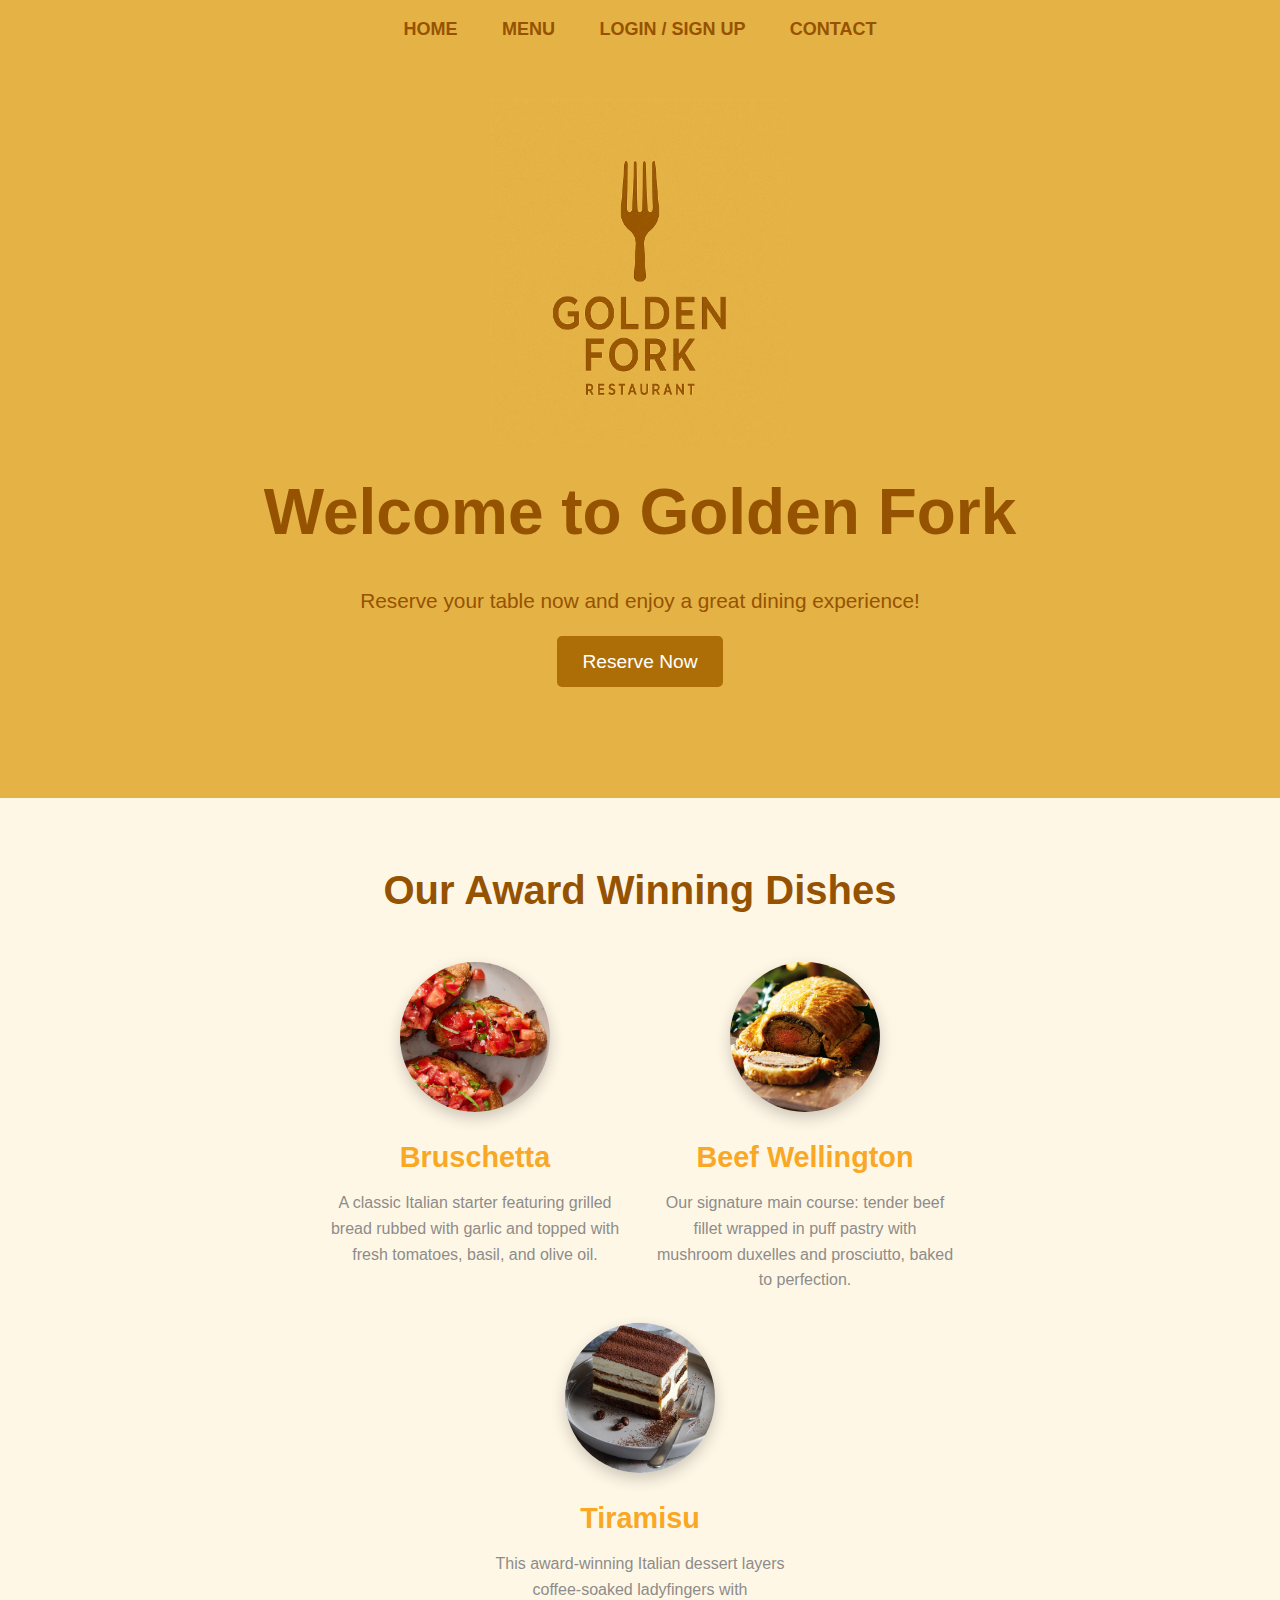
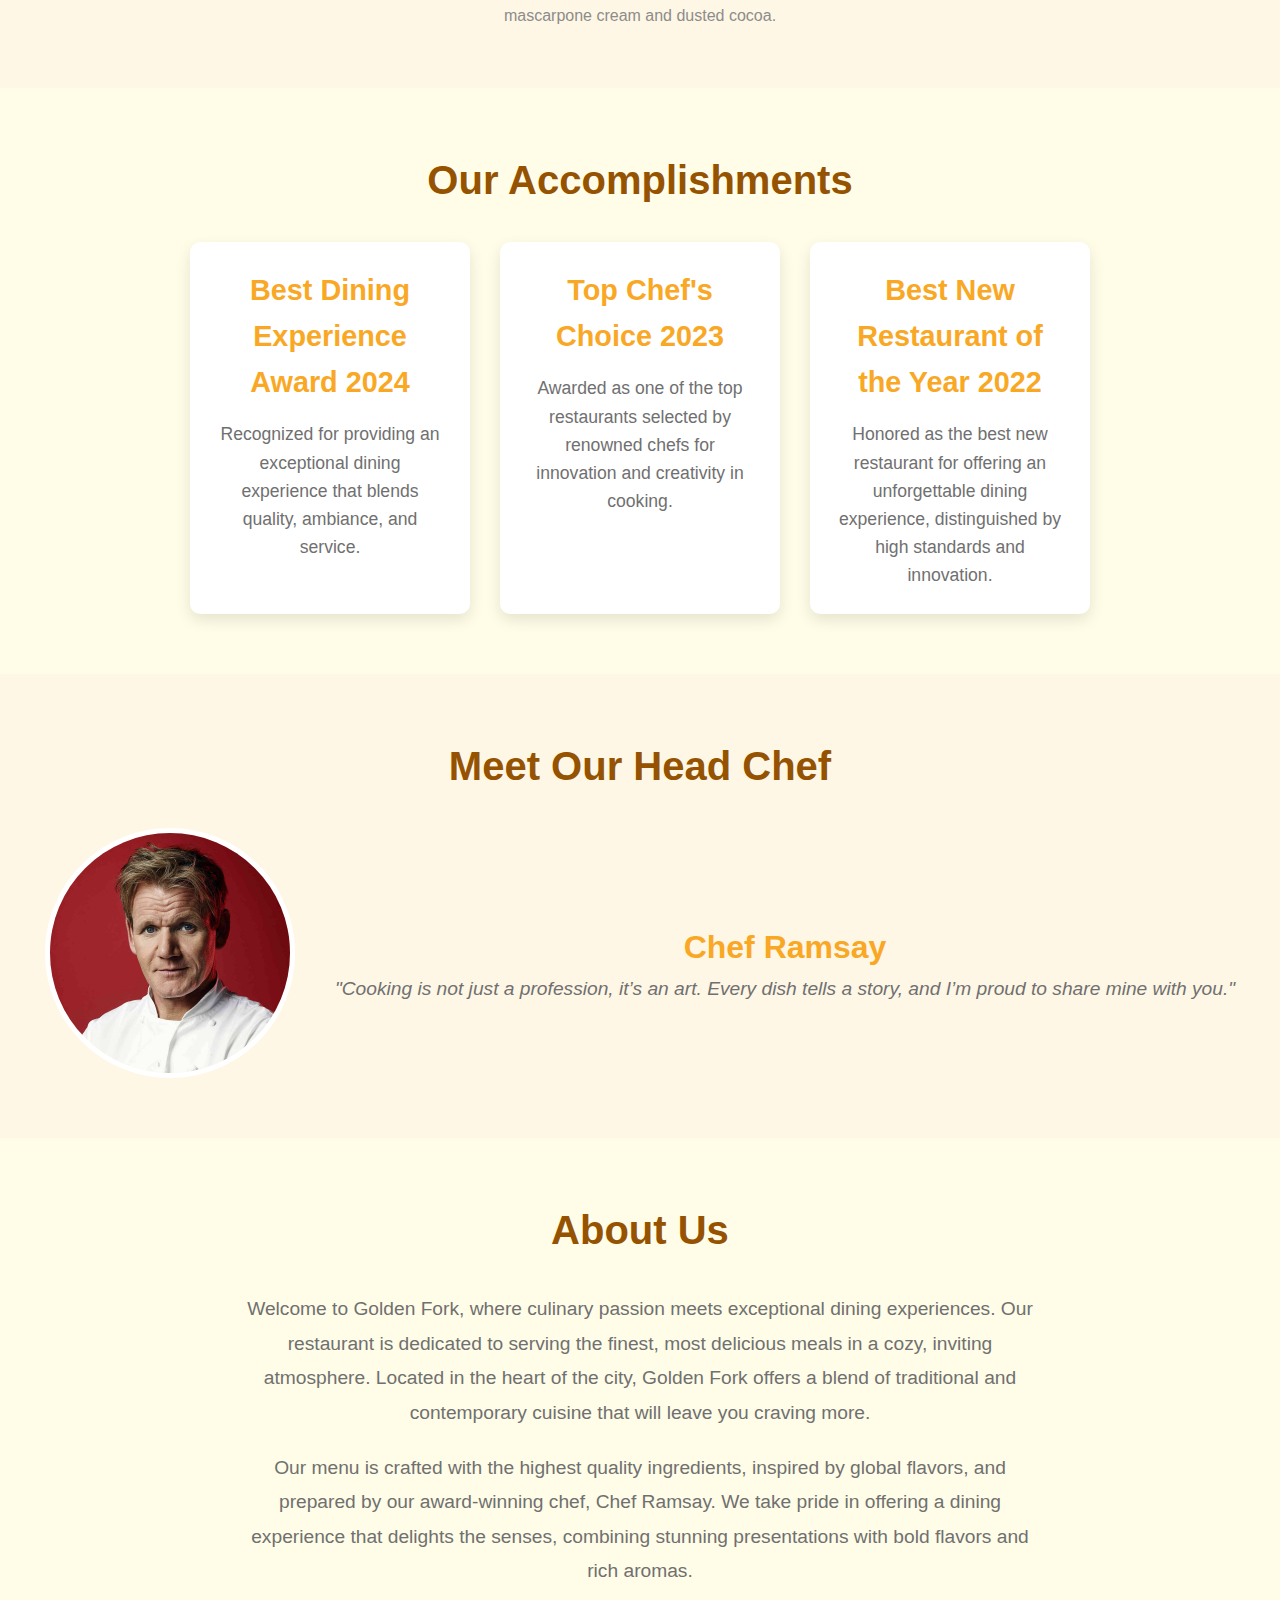
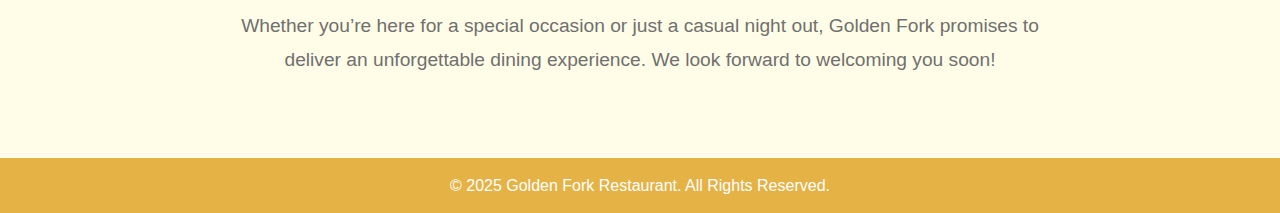
<file: frontend/index.html>
<!DOCTYPE html>
<html lang="en">
<head>
    <meta charset="UTF-8">
    <meta name="viewport" content="width=device-width, initial-scale=1.0">
    <meta http-equiv="X-UA-Compatible" content="ie=edge">
    <title>Golden Fork</title>
    <link rel="stylesheet" href="css/style.css">
</head>
<body>
    <header>
        <nav>
            <ul>
                <li><a href="#">HOME</a></li>
                <li><a href="menu.html">MENU</a></li>
                <li><a href="login_signup.html">LOGIN / SIGN UP</a></li>
                <li><a href="contact.html">CONTACT</a></li>
            </ul>
        </nav>
    </header>

    <section class="hero">
        <div class="logo">
            <img src="images/logo.jpg" alt="logo" class="logo-image">
        </div>
        <h1>Welcome to Golden Fork</h1>
        <p>Reserve your table now and enjoy a great dining experience!</p>
        <a href="login_signup.html" class="btn">Reserve Now</a>
    </section>

    <!-- Award Winning Dishes Section --> 
    <section class="award-winning-dishes-container">
        <div class="award-winning-dishes">
            <h2>Our Award Winning Dishes</h2>
            <div class="dishes">
                <div class="dish">
                    <img src="images/bruschetta.jpg" alt="Bruschetta" class="dish-image">
                    <h3>Bruschetta</h3>
                    <p>A classic Italian starter featuring grilled bread rubbed with garlic and topped with fresh tomatoes, basil, and olive oil.</p>
                </div>
                <div class="dish">
                    <img src="images/beef-wellington.jpg" alt="Beef Wellington" class="dish-image">
                    <h3>Beef Wellington</h3>
                    <p>Our signature main course: tender beef fillet wrapped in puff pastry with mushroom duxelles and prosciutto, baked to perfection.</p>
                </div>

    <!-- Full-width row just for Tiramisu -->
                <div class="dish-fullwidth">
                    <div class="dish">
                        <img src="images/tiramisu.jpg" alt="Tiramisu" class="dish-image">
                        <h3>Tiramisu</h3>
                        <p>This award-winning Italian dessert layers coffee-soaked ladyfingers with mascarpone cream and dusted cocoa.</p>
                    </div>
                </div>
            </div>
        </div>
    </section>

    <!-- Accomplishments Section -->
    <section class="accomplishments-container">
        <div class="accomplishments">
            <h2>Our Accomplishments</h2>
            <div class="accomplishment-list">
                <div class="accomplishment-item">
                    <h3>Best Dining Experience Award 2024</h3>
                    <p>Recognized for providing an exceptional dining experience that blends quality, ambiance, and service.</p>
                </div>
                <div class="accomplishment-item">
                    <h3>Top Chef's Choice 2023</h3>
                    <p>Awarded as one of the top restaurants selected by renowned chefs for innovation and creativity in cooking.</p>
                </div>
                <div class="accomplishment-item">
                    <h3>Best New Restaurant of the Year 2022</h3>
                    <p>Honored as the best new restaurant for offering an unforgettable dining experience, distinguished by high standards and innovation.</p>
                </div>
            </div>
        </div>
    </section>

    <!-- Head Chef Section -->
    <section class="head-chef">
        <h2>Meet Our Head Chef</h2>
        <div class="chef-profile">
            <img src="images/chef.jpg" class="chef-image">
            <div class="chef-info">
                <h3>Chef Ramsay</h3>
                <p>"Cooking is not just a profession, it’s an art. Every dish tells a story, and I’m proud to share mine with you."</p>
            </div>
        </div>
    </section>

    <!-- About Us Section -->
    <section class="about-us">
        <h2>About Us</h2>
        <div class="about-us-content">
            <p>Welcome to Golden Fork, where culinary passion meets exceptional dining experiences. Our restaurant is dedicated to serving the finest, most delicious meals in a cozy, inviting atmosphere. Located in the heart of the city, Golden Fork offers a blend of traditional and contemporary cuisine that will leave you craving more.</p>
            <p>Our menu is crafted with the highest quality ingredients, inspired by global flavors, and prepared by our award-winning chef, Chef Ramsay. We take pride in offering a dining experience that delights the senses, combining stunning presentations with bold flavors and rich aromas.</p>
            <p>Whether you’re here for a special occasion or just a casual night out, Golden Fork promises to deliver an unforgettable dining experience. We look forward to welcoming you soon!</p>
        </div>
    </section>

    <!-- Footer -->
    <footer>
        <p>&copy; 2025 Golden Fork Restaurant. All Rights Reserved.</p>
    </footer>

    <script src="js/script.js"></script>
</body>
</html>
</file>
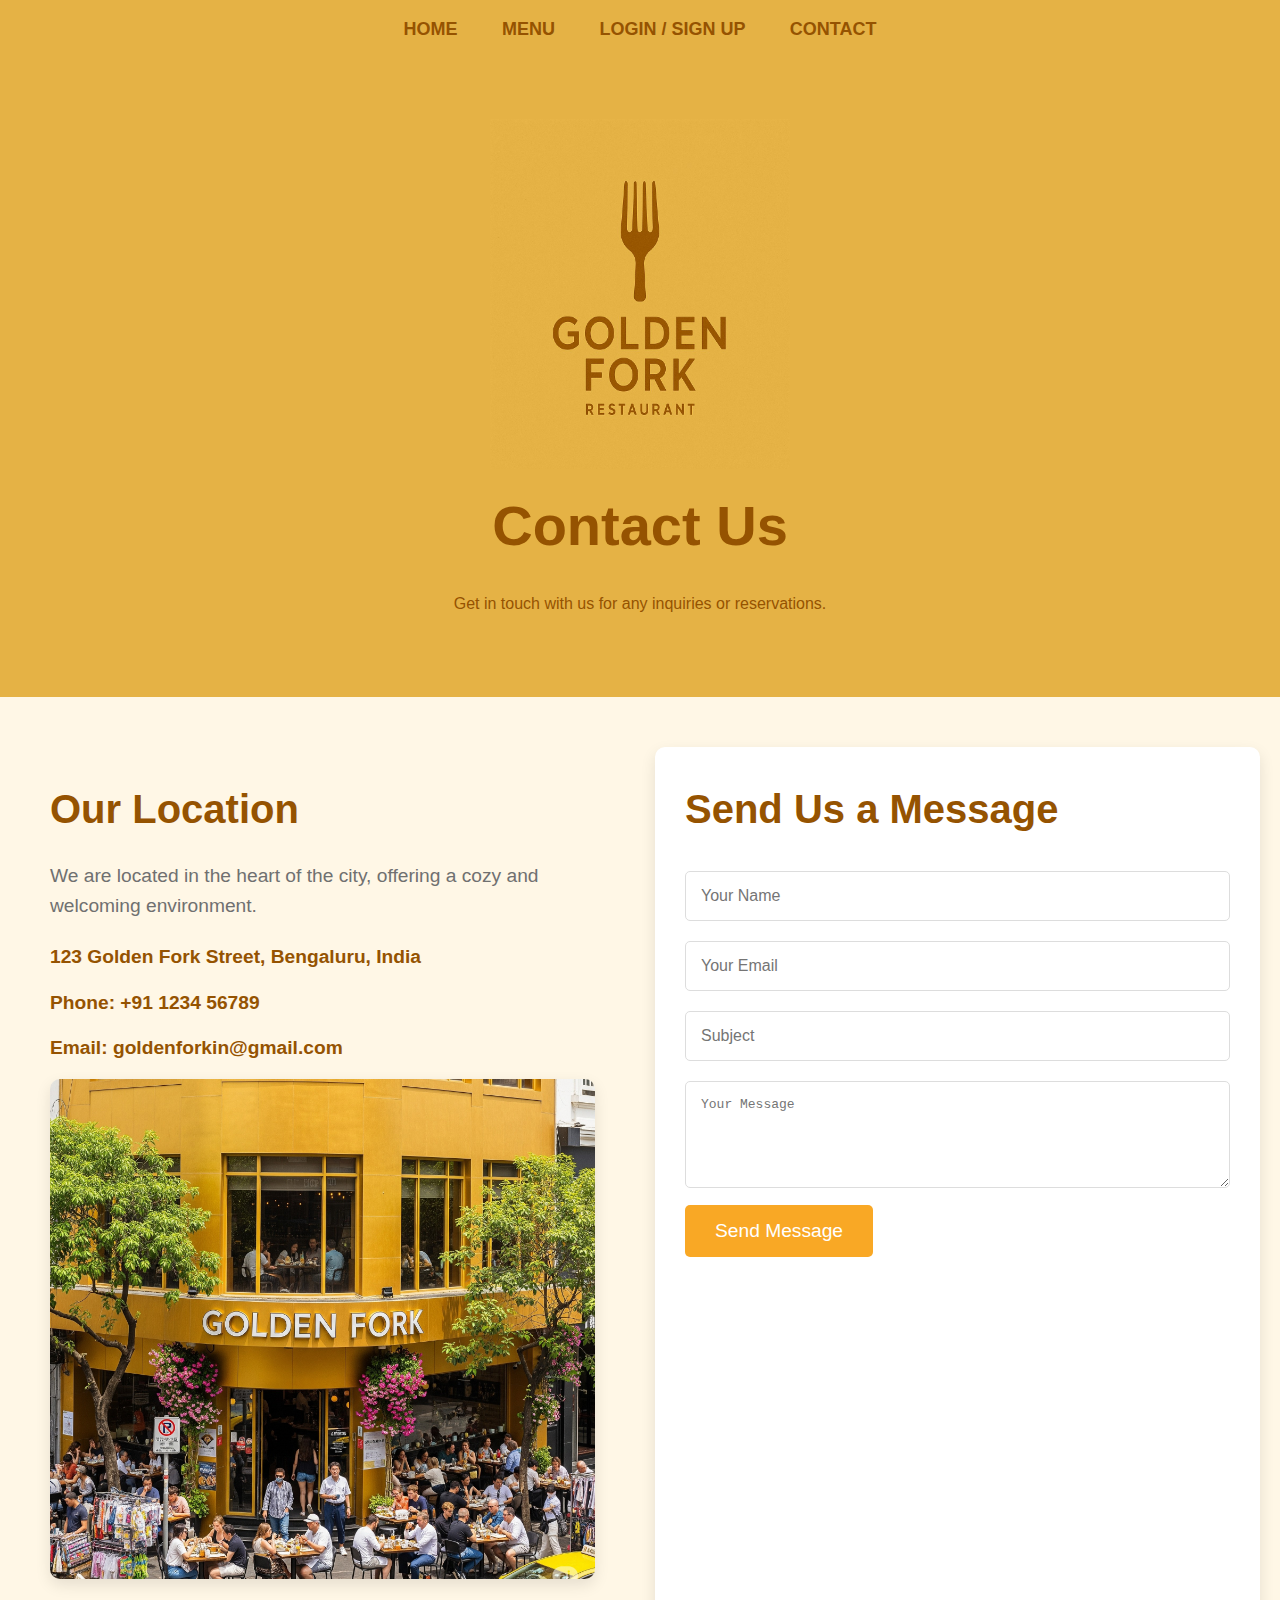
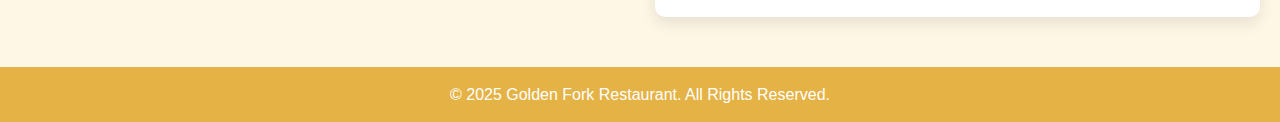
<file: frontend/contact.html>
<!DOCTYPE html>
<html lang="en">
<head>
  <meta charset="UTF-8">
  <meta name="viewport" content="width=device-width, initial-scale=1.0">
  <title>Contact Us | Golden Fork</title>
  <link rel="stylesheet" href="css/style.css">
  <style>
    .contact-hero {
      background-color: #e5b245;
      color: #955301;
      text-align: center;
      padding: 180px 20px 80px; /* matched menu.html */
    }

    .contact-hero .logo-image {
      max-width: 300px;
      height: 350px;
      margin-top: -120px;  /* matched menu.html */
      margin-bottom: 5px;
    }

    .contact-hero h1 {
      font-size: 3.5em;
      margin-bottom: 20px;
      color: #955301;
    }

    .contact-main {
      display: flex;
      justify-content: center;
      padding: 50px 20px;
      background-color: #fff7e6;
      gap: 30px;
    }

    .contact-info {
      flex: 1;
      padding: 30px;
    }

    .contact-info h2 {
      font-size: 2.5em;
      color: #955301;
      margin-bottom: 20px;
    }

    .contact-info p {
      font-size: 1.2em;
      color: #707070;
      margin-bottom: 20px;
    }

    .contact-info .address,
    .contact-info .phone,
    .contact-info .email {
      font-size: 1.2em;
      font-weight: bold;
      color: #955301;
      margin-bottom: 15px;
    }

    .contact-info img {
      width: 100%;
      height: 500px;
      object-fit: cover;
      border-radius: 10px;
      box-shadow: 0 6px 15px rgba(0, 0, 0, 0.1);
    }

    .contact-form {
      flex: 1;
      padding: 30px;
      background-color: white;
      border-radius: 10px;
      box-shadow: 0 6px 15px rgba(0, 0, 0, 0.1);
    }

    .contact-form h3 {
      font-size: 2.5em;
      color: #955301;
      margin-bottom: 20px;
    }

    .contact-form input,
    .contact-form textarea {
      width: 100%;
      padding: 15px;
      margin: 10px 0;
      border: 1px solid #ddd;
      border-radius: 5px;
      font-size: 1em;
    }

    .contact-form button {
      background-color: #f9a825;
      color: white;
      padding: 15px 30px;
      border: none;
      border-radius: 5px;
      font-size: 1.2em;
      cursor: pointer;
    }

    .contact-form button:hover {
      background-color: #f57f17;
    }

    footer {
      background-color: #e5b245;
      color: white;
      text-align: center;
      padding: 15px 0;
    }
  </style>
</head>
<body>
  <header>
    <nav>
      <ul>
        <li><a href="index.html">HOME</a></li>
        <li><a href="menu.html">MENU</a></li>
        <li><a href="login_signup.html">LOGIN / SIGN UP</a></li>
        <li><a href="contact.html">CONTACT</a></li>
      </ul>
    </nav>
  </header>

  <section class="contact-hero">
    <div class="logo">
      <img src="images/logo.jpg" alt="logo" class="logo-image">
    </div>
    <h1>Contact Us</h1>
    <p>Get in touch with us for any inquiries or reservations.</p>
  </section>

  <section class="contact-main">
    <div class="contact-info">
      <h2>Our Location</h2>
      <p>We are located in the heart of the city, offering a cozy and welcoming environment.</p>
      <p class="address">123 Golden Fork Street, Bengaluru, India</p>
      <p class="phone">Phone: +91 1234 56789</p>
      <p class="email">Email: goldenforkin@gmail.com</p>
      <img src="images/restaurant.jpg" alt="Golden Fork Restaurant">
    </div>

    <div class="contact-form">
      <h3>Send Us a Message</h3>
      <form action="#" method="POST">
        <input type="text" name="name" placeholder="Your Name" required>
        <input type="email" name="email" placeholder="Your Email" required>
        <input type="text" name="subject" placeholder="Subject" required>
        <textarea name="message" rows="5" placeholder="Your Message" required></textarea>
        <button type="submit">Send Message</button>
      </form>
    </div>
  </section>

  <footer>
    <p>&copy; 2025 Golden Fork Restaurant. All Rights Reserved.</p>
  </footer>
  <script src="js/contact.js"></script>
</body>
</html>
</file>
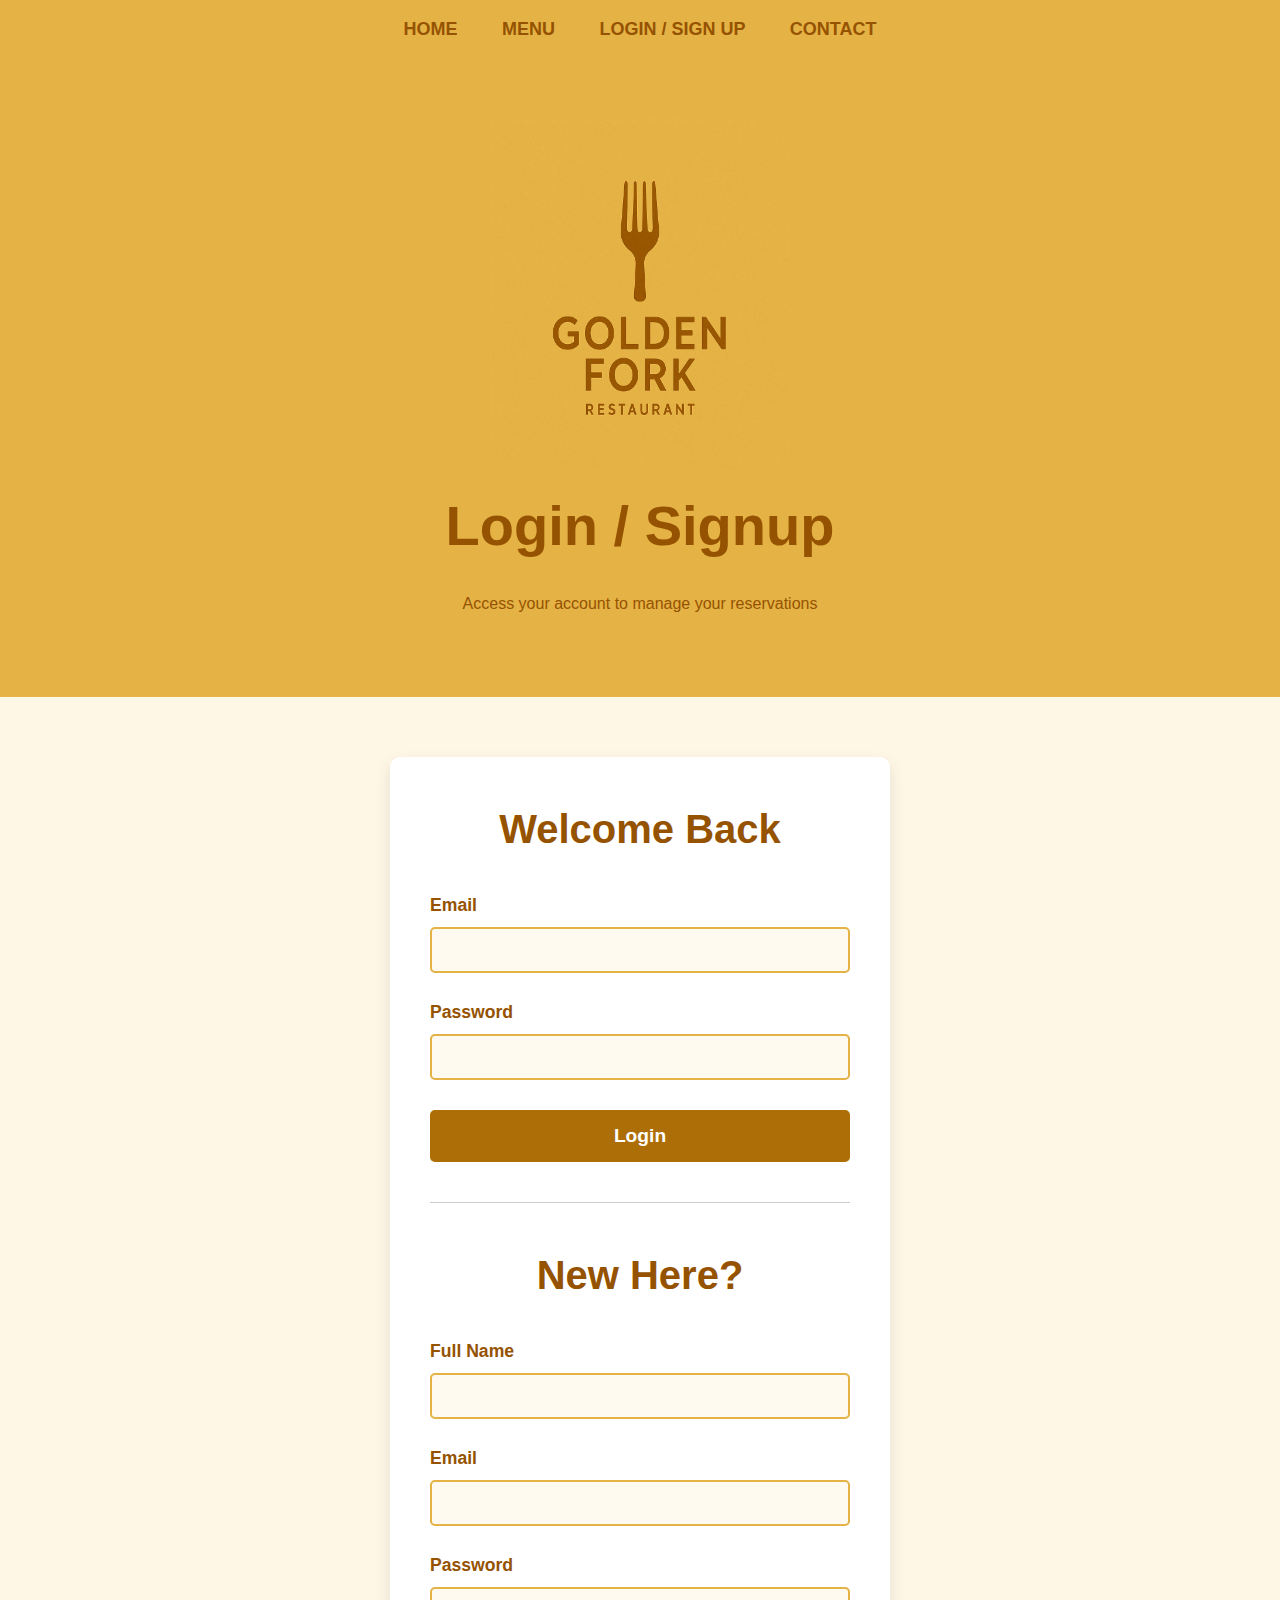
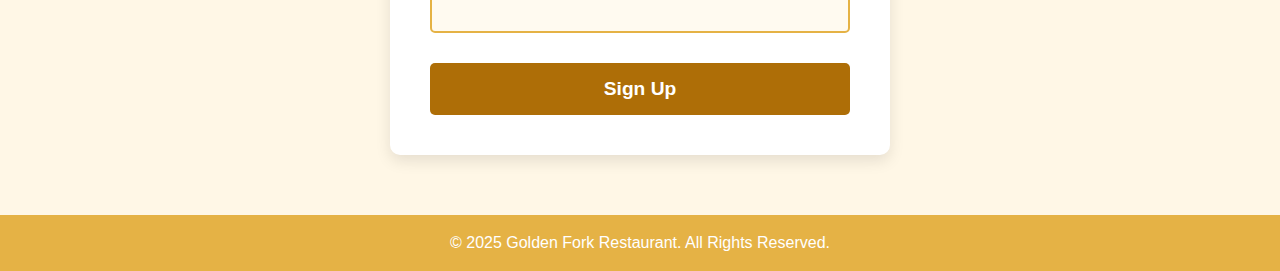
<file: frontend/login_signup.html>
<!DOCTYPE html>
<html lang="en">
<head>
<meta charset="UTF-8">
<meta name="viewport" content="width=device-width, initial-scale=1.0">
<title>Login / Signup | Golden Fork</title>
<link rel="stylesheet" href="css/style.css">
<style>
  .reservation-hero {
    background-color: #e5b245;
    color: #955301;
    text-align: center;
    padding: 180px 20px 80px;
    position: relative;
  }
  .reservation-hero .logo-image {
    max-width: 300px;
    height: 350px;
    margin-top: -120px;
    margin-bottom: 5px;
  }
  .reservation-hero h1 {
    font-size: 3.5em;
    margin-bottom: 20px;
  }
  .reservation-main {
    background-color: #fff7e6;
    padding: 60px 20px;
  }
  .reservation-container {
    max-width: 500px;
    margin: 0 auto;
  }
  .form-card {
    background: white;
    border-radius: 10px;
    box-shadow: 0 6px 15px rgba(0, 0, 0, 0.1);
    padding: 40px;
  }
  .section-title {
    color: #955301;
    font-size: 2.5em;
    margin-bottom: 30px;
    text-align: center;
  }
  .form-group {
    margin-bottom: 25px;
  }
  .form-group label {
    display: block;
    margin-bottom: 8px;
    color: #955301;
    font-weight: bold;
    font-size: 1.1em;
  }
  .form-group input {
    width: 100%;
    padding: 12px 15px;
    border: 2px solid #e5b245;
    border-radius: 5px;
    font-size: 1em;
    background-color: #fffaf0;
  }
  .form-group input:focus {
    outline: none;
    border-color: #955301;
    box-shadow: 0 0 0 3px rgba(233, 176, 69, 0.3);
    background-color: white;
  }
  .submit-btn {
    display: block;
    width: 100%;
    padding: 15px;
    background-color: #ae6e07;
    color: white;
    border: none;
    border-radius: 5px;
    font-size: 1.2em;
    font-weight: bold;
    cursor: pointer;
    margin-top: 30px;
  }
  .submit-btn:hover {
    background-color: #623004;
  }
</style>
</head>
<body>
<header>
  <nav>
    <ul>
      <li><a href="index.html">HOME</a></li>
      <li><a href="menu.html">MENU</a></li>
      <li><a href="login_signup.html">LOGIN / SIGN UP</a></li>
      <li><a href="contact.html">CONTACT</a></li>
    </ul>
  </nav>
</header>

<section class="reservation-hero">
  <div class="logo">
    <img src="images/logo.jpg" alt="logo" class="logo-image">
  </div>
  <h1>Login / Signup</h1>
  <p>Access your account to manage your reservations</p>
</section>

<main class="reservation-main">
  <div class="reservation-container">
    <div class="form-card">
      <h2 class="section-title">Welcome Back</h2>
      <form id="loginForm">
        <div class="form-group">
          <label for="email">Email</label>
          <input type="email" id="email" name="email" required>
        </div>
        <div class="form-group">
          <label for="password">Password</label>
          <input type="password" id="password" name="password" required>
        </div>
        <button type="submit" class="submit-btn">Login</button>
      </form>

      <hr style="margin: 40px 0; border: none; border-top: 1px solid #ccc;">

      <h2 class="section-title">New Here?</h2>
      <form id="signupForm">
        <div class="form-group">
          <label for="signup-name">Full Name</label>
          <input type="text" id="signup-name" name="signup-name" required>
        </div>
        <div class="form-group">
          <label for="signup-email">Email</label>
          <input type="email" id="signup-email" name="signup-email" required>
        </div>
        <div class="form-group">
          <label for="signup-password">Password</label>
          <input type="password" id="signup-password" name="signup-password" required>
        </div>
        <button type="submit" class="submit-btn">Sign Up</button>
      </form>
    </div>
  </div>
</main>

<footer>
  <p>&copy; 2025 Golden Fork Restaurant. All Rights Reserved.</p>
</footer>
<script src="js/signup.js"></script>
</body>
</html>
</file>
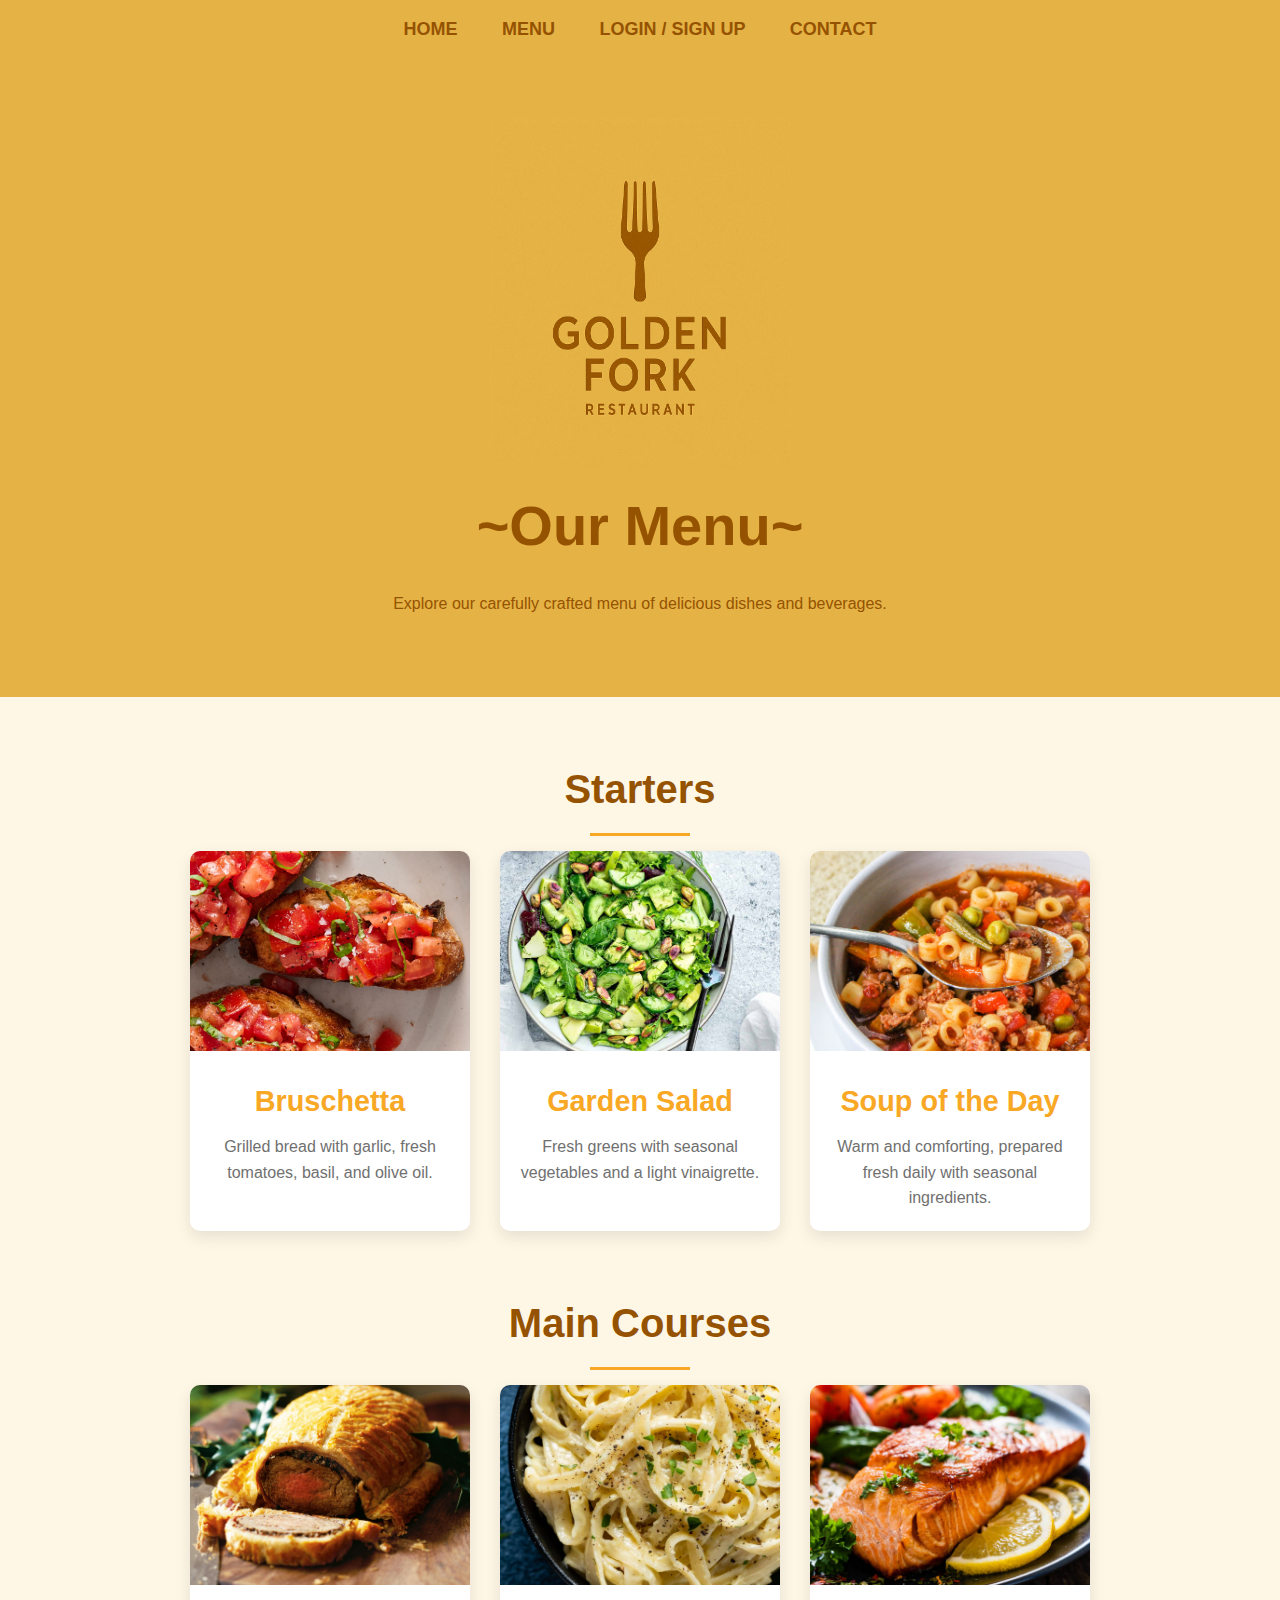
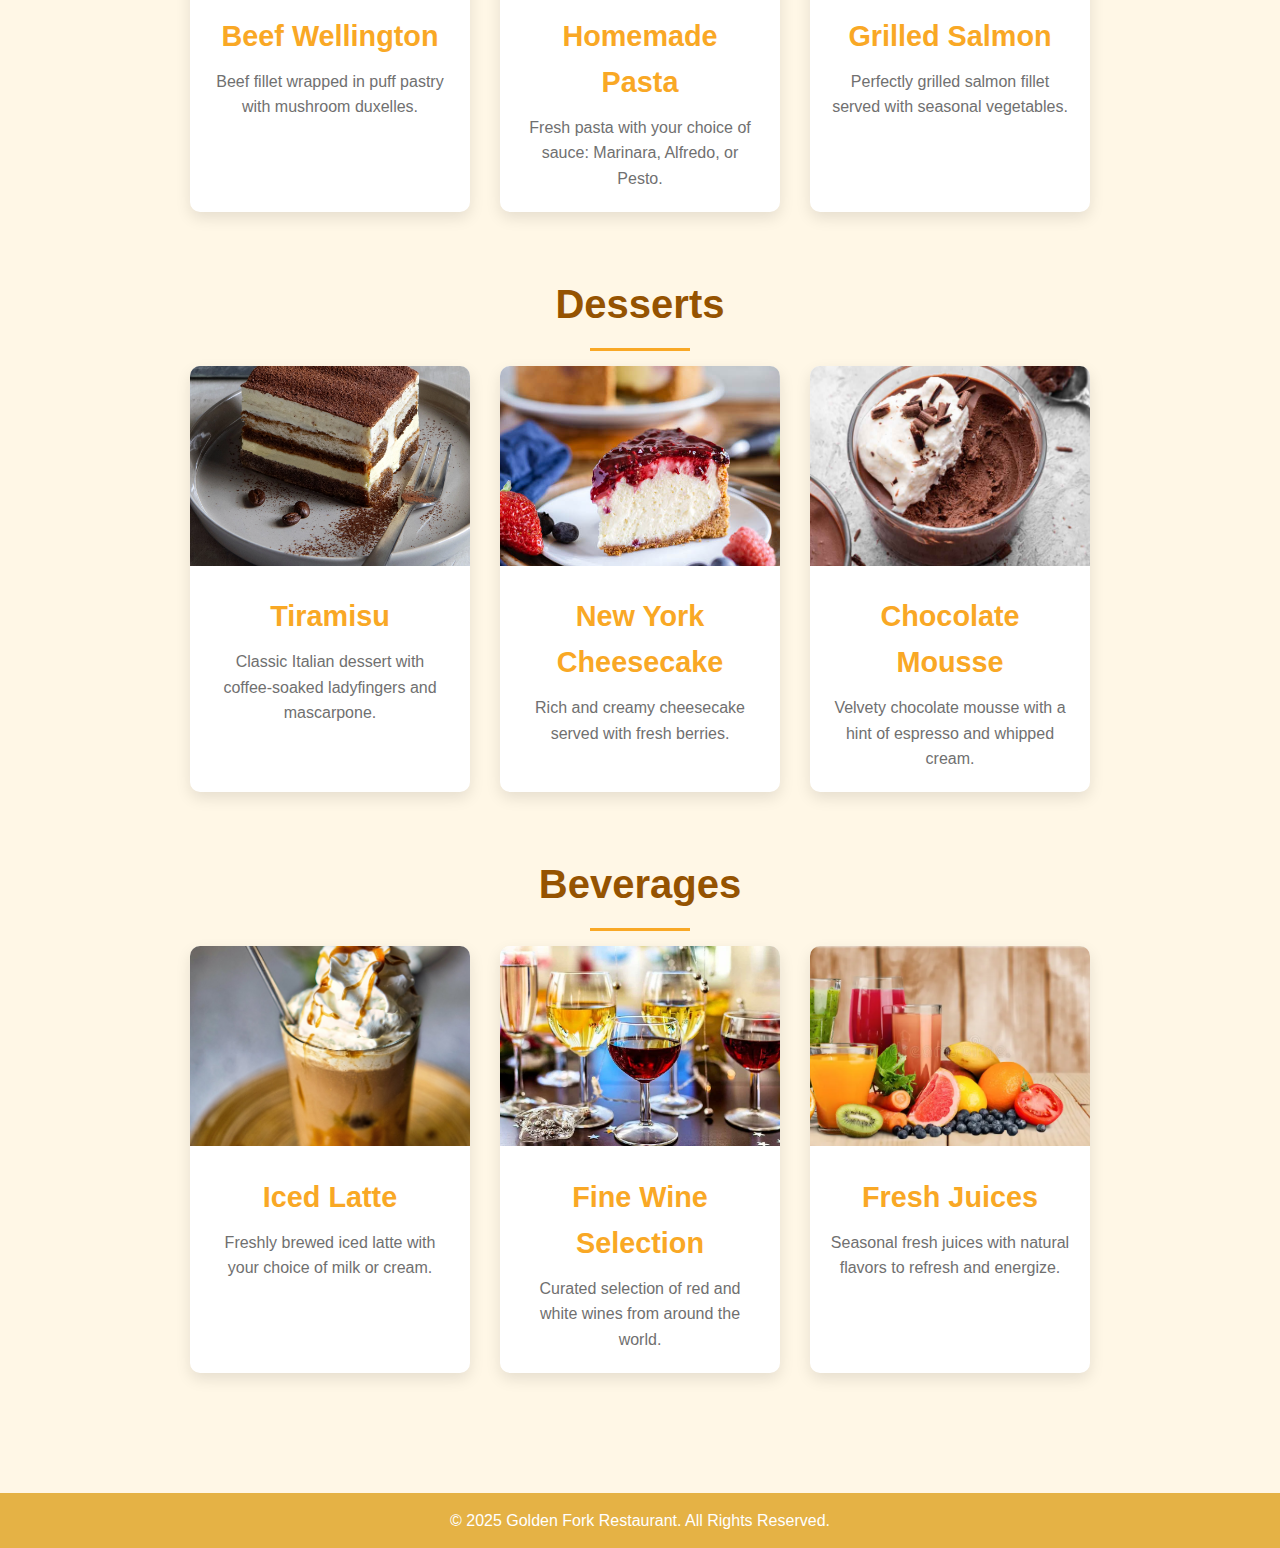
<file: frontend/menu.html>
<!DOCTYPE html>
<html lang="en">
<head>
<meta charset="UTF-8">
<meta name="viewport" content="width=device-width, initial-scale=1.0">
<title>Menu | Golden Fork</title>
<link rel="stylesheet" href="css/style.css">
<style>
    .menu-hero { background-color: #e5b245; color: #955301; text-align: center; padding: 180px 20px 80px; }
    .menu-hero .logo-image { max-width: 300px; height: 350px; margin-top: -120px; margin-bottom: 5px; }
    .menu-hero h1 { font-size: 3.5em; margin-bottom: 20px; color: #955301; }
    .menu-main { background-color: #fff7e6; padding: 60px 20px; }
    .menu-container { max-width: 1200px; margin: 0 auto; }
    .menu-section { margin-bottom: 60px; }
    .menu-section h2 { font-size: 2.5em; color: #955301; margin-bottom: 30px; text-align: center; position: relative; }
    .menu-section h2::after { content: ""; position: absolute; bottom: -15px; left: 50%; transform: translateX(-50%); width: 100px; height: 3px; background-color: #f9a825; }
    .menu-items { display: flex; flex-wrap: wrap; justify-content: center; gap: 30px; }
    .menu-item { background: white; width: 280px; border-radius: 10px; box-shadow: 0 6px 15px rgba(0,0,0,0.1); overflow: hidden; transition: transform 0.3s; }
    .menu-item:hover { transform: translateY(-5px); }
    .menu-item img { width: 100%; height: 200px; object-fit: cover; }
    .menu-item-info { padding: 20px; text-align: center; }
    .menu-item-info h3 { font-size: 1.8em; color: #f9a825; margin-bottom: 10px; }
    .menu-item-info p { font-size: 1em; color: #707070; }
    footer { background-color: #e5b245; color: white; text-align: center; padding: 15px 0; }
</style>
</head>
<body>
<header>
<nav>
    <ul>
        <li><a href="index.html">HOME</a></li>
        <li><a href="menu.html">MENU</a></li>
        <li><a href="login_signup.html">LOGIN / SIGN UP</a></li>
        <li><a href="contact.html">CONTACT</a></li>
    </ul>
</nav>
</header>

<section class="menu-hero">
    <div class="logo">
        <img src="images/logo.jpg" alt="logo" class="logo-image">
    </div>
    <h1>~Our Menu~</h1>
    <p>Explore our carefully crafted menu of delicious dishes and beverages.</p>
</section>

<section class="menu-main">
    <div class="menu-container">

        <!-- Starters -->
        <div class="menu-section">
            <h2>Starters</h2>
            <div class="menu-items">
                <div class="menu-item">
                    <img src="images/bruschetta.jpg" alt="Bruschetta">
                    <div class="menu-item-info">
                        <h3>Bruschetta</h3>
                        <p>Grilled bread with garlic, fresh tomatoes, basil, and olive oil.</p>
                    </div>
                </div>
                <div class="menu-item">
                    <img src="images/salad.jpg" alt="Garden Salad">
                    <div class="menu-item-info">
                        <h3>Garden Salad</h3>
                        <p>Fresh greens with seasonal vegetables and a light vinaigrette.</p>
                    </div>
                </div>
                <div class="menu-item">
                    <img src="images/soup.jpg" alt="Soup of the Day">
                    <div class="menu-item-info">
                        <h3>Soup of the Day</h3>
                        <p>Warm and comforting, prepared fresh daily with seasonal ingredients.</p>
                    </div>
                </div>
            </div>
        </div>

        <!-- Main Courses -->
        <div class="menu-section">
            <h2>Main Courses</h2>
            <div class="menu-items">
                <div class="menu-item">
                    <img src="images/beef-wellington.jpg" alt="Beef Wellington">
                    <div class="menu-item-info">
                        <h3>Beef Wellington</h3>
                        <p>Beef fillet wrapped in puff pastry with mushroom duxelles.</p>
                    </div>
                </div>
                <div class="menu-item">
                    <img src="images/pasta.jpg" alt="Homemade Pasta">
                    <div class="menu-item-info">
                        <h3>Homemade Pasta</h3>
                        <p>Fresh pasta with your choice of sauce: Marinara, Alfredo, or Pesto.</p>
                    </div>
                </div>
                <div class="menu-item">
                    <img src="images/grilled-salmon.jpg" alt="Grilled Salmon">
                    <div class="menu-item-info">
                        <h3>Grilled Salmon</h3>
                        <p>Perfectly grilled salmon fillet served with seasonal vegetables.</p>
                    </div>
                </div>
            </div>
        </div>

        <!-- Desserts -->
        <div class="menu-section">
            <h2>Desserts</h2>
            <div class="menu-items">
                <div class="menu-item">
                    <img src="images/tiramisu.jpg" alt="Tiramisu">
                    <div class="menu-item-info">
                        <h3>Tiramisu</h3>
                        <p>Classic Italian dessert with coffee-soaked ladyfingers and mascarpone.</p>
                    </div>
                </div>
                <div class="menu-item">
                    <img src="images/cheesecake.jpg" alt="Cheesecake">
                    <div class="menu-item-info">
                        <h3>New York Cheesecake</h3>
                        <p>Rich and creamy cheesecake served with fresh berries.</p>
                    </div>
                </div>
                <div class="menu-item">
                    <img src="images/chocolate-mousse.jpg" alt="Chocolate Mousse">
                    <div class="menu-item-info">
                        <h3>Chocolate Mousse</h3>
                        <p>Velvety chocolate mousse with a hint of espresso and whipped cream.</p>
                    </div>
                </div>
            </div>
        </div>

        <!-- Beverages -->
        <div class="menu-section">
            <h2>Beverages</h2>
            <div class="menu-items">
                <div class="menu-item">
                    <img src="images/iced-latte.jpg" alt="Iced Latte">
                    <div class="menu-item-info">
                        <h3>Iced Latte</h3>
                        <p>Freshly brewed iced latte with your choice of milk or cream.</p>
                    </div>
                </div>
                <div class="menu-item">
                    <img src="images/wine.jpg" alt="Wine">
                    <div class="menu-item-info">
                        <h3>Fine Wine Selection</h3>
                        <p>Curated selection of red and white wines from around the world.</p>
                    </div>
                </div>
                <div class="menu-item">
                    <img src="images/juice.jpg" alt="Fresh Juices">
                    <div class="menu-item-info">
                        <h3>Fresh Juices</h3>
                        <p>Seasonal fresh juices with natural flavors to refresh and energize.</p>
                    </div>
                </div>
            </div>
        </div>

    </div>
</section>

<footer>
    <p>&copy; 2025 Golden Fork Restaurant. All Rights Reserved.</p>
</footer>
</body>
</html>
</file>
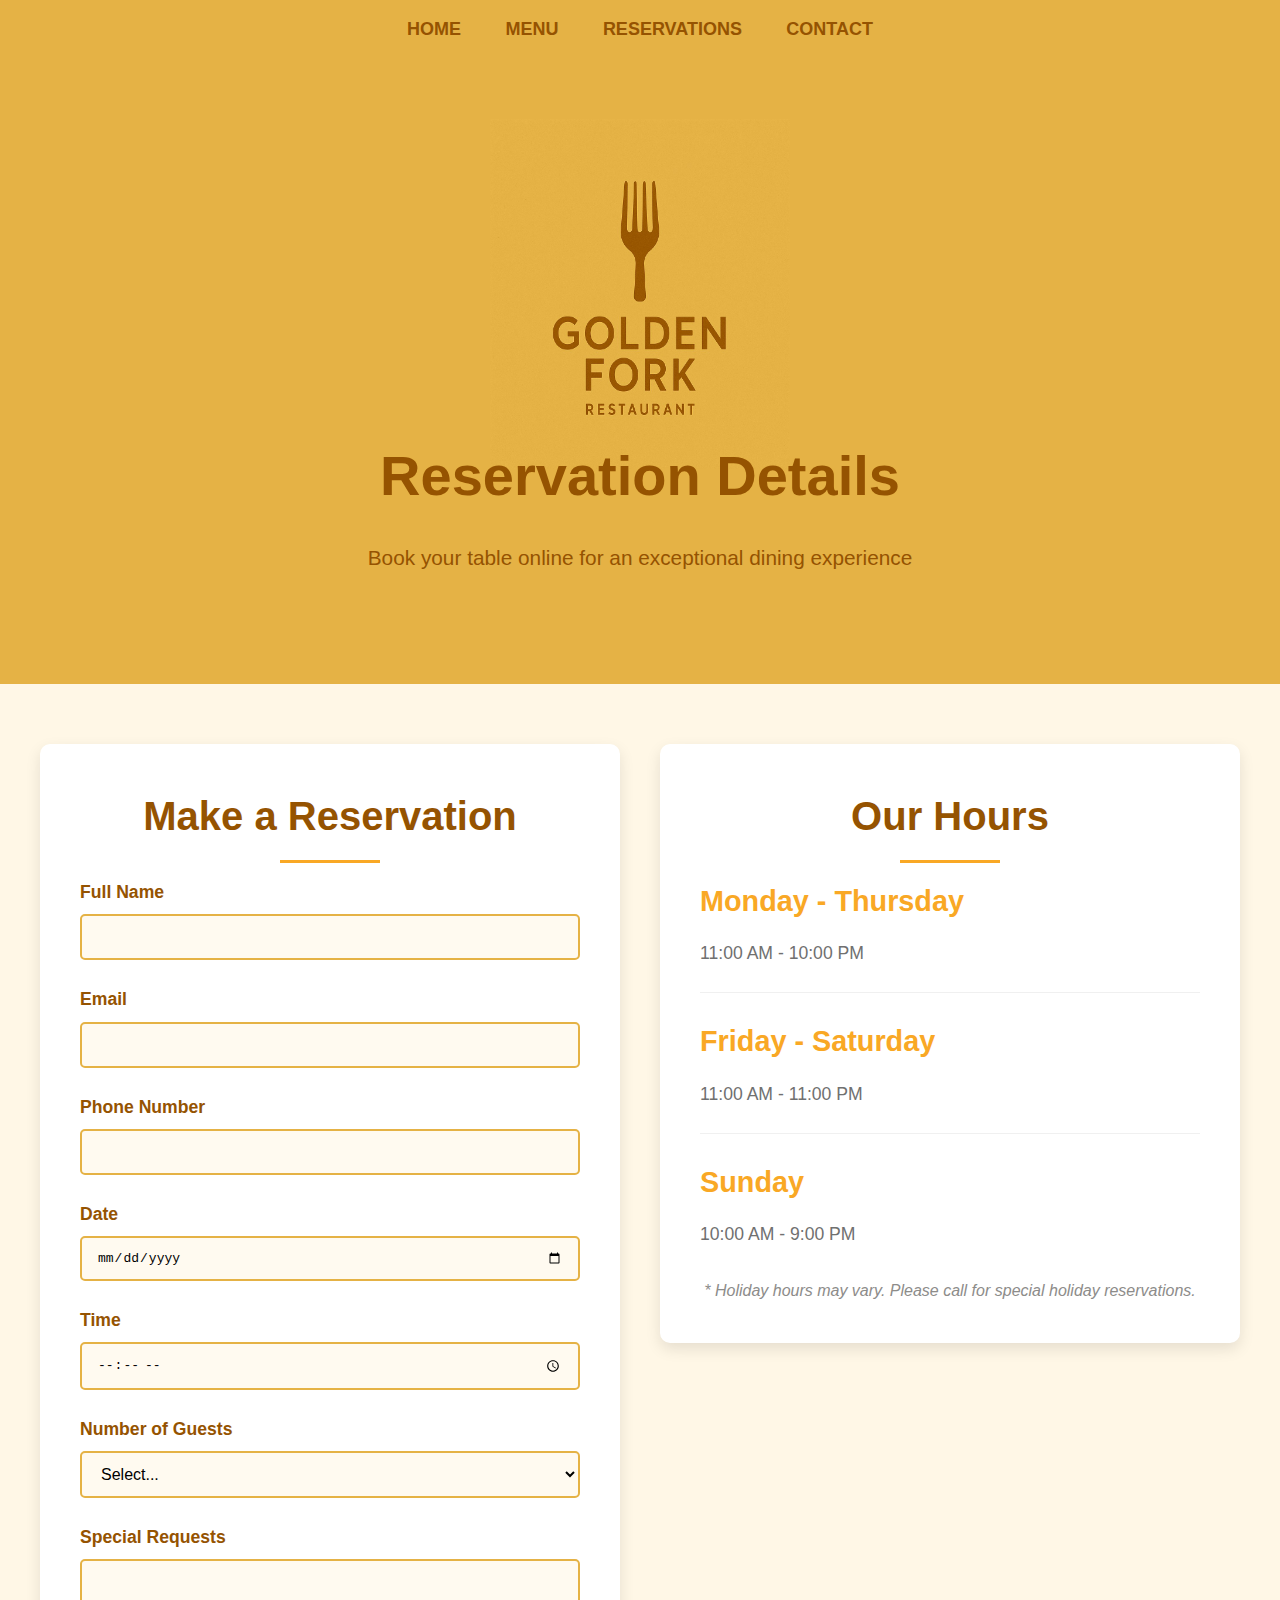
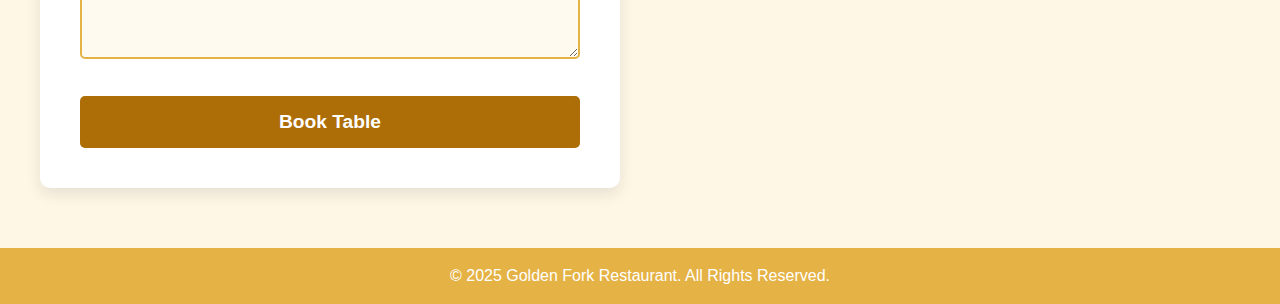
<file: frontend/reservations.html>
<!DOCTYPE html>
<html lang="en">
<head>
    <meta charset="UTF-8">
    <meta name="viewport" content="width=device-width, initial-scale=1.0">
    <meta http-equiv="X-UA-Compatible" content="ie=edge">
    <title>Reservations - Golden Fork</title>
    <link rel="stylesheet" href="css/style.css">
    <style>
        /* Reservation Hero - Matches index.html hero section */
        .reservation-hero {
            background-color: #e5b245;
            color: #955301;
            text-align: center;
            padding: 180px 20px 80px;
            position: relative;
        }
        
        .reservation-hero .logo {
            margin-bottom: -50px;
        }
        
        .reservation-hero .logo-image {
            max-width: 300px;
            height: 350px;
            display: inline-block;
            margin-top: -120px;
            margin-bottom: 5px;
        }
        
        .reservation-hero h1 {
            font-size: 3.5em;
            margin-bottom: 20px;
            color: #955301;
        }
        
        .reservation-hero p {
            font-size: 1.3em;
            max-width: 700px;
            margin: 0 auto 30px;
            color: #955301;
        }
        
        /* Main Content Container - Matches index.html sections */
        .reservation-main {
            background-color: #fff7e6;
            padding: 60px 20px;
        }
        
        .reservation-container {
            max-width: 1200px;
            margin: 0 auto;
            display: flex;
            flex-wrap: wrap;
            gap: 40px;
        }
        
        .reservation-form-section {
            flex: 1;
            min-width: 300px;
        }
        
        .hours-section {
            flex: 1;
            min-width: 300px;
        }
        
        /* Cards - Matching accomplishment section style */
        .form-card, .hours-card {
            background: white;
            border-radius: 10px;
            box-shadow: 0 6px 15px rgba(0, 0, 0, 0.1);
            padding: 40px;
            position: relative;
            overflow: hidden;
        }
        
        /* Section Titles - Matching index.html headings */
        .section-title {
            color: #955301;
            font-size: 2.5em;
            margin-bottom: 30px;
            text-align: center;
            position: relative;
        }
        
        .section-title::after {
            content: "";
            position: absolute;
            bottom: -15px;
            left: 50%;
            transform: translateX(-50%);
            width: 100px;
            height: 3px;
            background-color: #f9a825;
        }
        
        /* Form Elements - Consistent with brand colors */
        .form-group {
            margin-bottom: 25px;
        }
        
        .form-group label {
            display: block;
            margin-bottom: 8px;
            color: #955301;
            font-weight: bold;
            font-size: 1.1em;
        }
        
        .form-group input, 
        .form-group select, 
        .form-group textarea {
            width: 100%;
            padding: 12px 15px;
            border: 2px solid #e5b245;
            border-radius: 5px;
            font-size: 1em;
            background-color: #fffaf0;
            transition: all 0.3s;
        }
        
        .form-group input:focus, 
        .form-group select:focus, 
        .form-group textarea:focus {
            outline: none;
            border-color: #955301;
            box-shadow: 0 0 0 3px rgba(233, 176, 69, 0.3);
            background-color: white;
        }
        
        .form-group textarea {
            resize: vertical;
            min-height: 100px;
        }
        
        /* Button - Matches index.html button style */
        .submit-btn {
            display: block;
            width: 100%;
            padding: 15px;
            background-color: #ae6e07;
            color: white;
            border: none;
            border-radius: 5px;
            font-size: 1.2em;
            font-weight: bold;
            cursor: pointer;
            transition: all 0.3s;
            margin-top: 30px;
        }
        
        .submit-btn:hover {
            background-color: #623004;
        }
        
        /* Hours Section - Matching accomplishment items */
        .hours-list {
            margin-top: 30px;
        }
        
        .hour-item {
            margin-bottom: 25px;
            padding-bottom: 25px;
            border-bottom: 1px solid #f0f0f0;
        }
        
        .hour-item:last-child {
            border-bottom: none;
            margin-bottom: 0;
            padding-bottom: 0;
        }
        
        .hour-item h3 {
            color: #f9a825;
            font-size: 1.8em;
            margin-bottom: 15px;
        }
        
        .hour-item p {
            color: #707070;
            font-size: 1.1em;
        }
        
        .holiday-note {
            font-style: italic;
            color: #8d8c8a;
            margin-top: 30px;
            text-align: center;
        }
        
        /* Responsive Adjustments */
        @media (max-width: 768px) {
            .reservation-hero {
                padding: 150px 20px 60px;
            }
            
            .reservation-hero .logo-image {
                margin-top: -100px;
                height: 300px;
            }
            
            .reservation-container {
                flex-direction: column;
                gap: 30px;
            }
            
            .form-card, .hours-card {
                padding: 30px;
            }
        }
        
        @media (max-width: 480px) {
            .reservation-hero h1 {
                font-size: 2.5em;
            }
            
            .reservation-hero p {
                font-size: 1.1em;
            }
            
            .section-title {
                font-size: 2em;
            }
        }
    </style>
</head>
<body>
    <header>
        <nav>
            <ul>
                <li><a href="index.html">HOME</a></li>
                <li><a href="menu.html">MENU</a></li>
                <li><a href="reservations.html">RESERVATIONS</a></li>
                <li><a href="contact.html">CONTACT</a></li>
            </ul>
        </nav>
    </header>

    <section class="reservation-hero">
        <div class="logo">
            <img src="images/logo.jpg" alt="logo" class="logo-image">
        </div>
        <h1>Reservation Details</h1>
        <p>Book your table online for an exceptional dining experience</p>
    </section>

    <main class="reservation-main">
        <div class="reservation-container">
            <section class="reservation-form-section">
                <div class="form-card">
                    <h2 class="section-title">Make a Reservation</h2>
                    <form id="reservationForm">
                        <div class="form-group">
                            <label for="name">Full Name</label>
                            <input type="text" id="name" name="name" required>
                        </div>
                        
                        <div class="form-group">
                            <label for="email">Email</label>
                            <input type="email" id="email" name="email" required>
                        </div>
                        
                        <div class="form-group">
                            <label for="phone">Phone Number</label>
                            <input type="tel" id="phone" name="phone" required>
                        </div>
                        
                        <div class="form-group">
                            <label for="date">Date</label>
                            <input type="date" id="date" name="date" required>
                        </div>
                        
                        <div class="form-group">
                            <label for="time">Time</label>
                            <input type="time" id="time" name="time" required>
                        </div>
                        
                        <div class="form-group">
                            <label for="guests">Number of Guests</label>
                            <select id="guests" name="guests" required>
                                <option value="">Select...</option>
                                <option value="1">1 Person</option>
                                <option value="2">2 People</option>
                                <option value="3">3 People</option>
                                <option value="4">4 People</option>
                                <option value="5">5 People</option>
                                <option value="6">6 People</option>
                                <option value="7">7 People</option>
                                <option value="8">8 People</option>
                                <option value="9">9+ People</option>
                            </select>
                        </div>
                        
                        <div class="form-group">
                            <label for="special-requests">Special Requests</label>
                            <textarea id="special-requests" name="special-requests"></textarea>
                        </div>
                        
                        <button type="submit" class="submit-btn">Book Table</button>
                    </form>
                </div>
            </section>
            
            <section class="hours-section">
                <div class="hours-card">
                    <h2 class="section-title">Our Hours</h2>
                    <div class="hours-list">
                        <div class="hour-item">
                            <h3>Monday - Thursday</h3>
                            <p>11:00 AM - 10:00 PM</p>
                        </div>
                        <div class="hour-item">
                            <h3>Friday - Saturday</h3>
                            <p>11:00 AM - 11:00 PM</p>
                        </div>
                        <div class="hour-item">
                            <h3>Sunday</h3>
                            <p>10:00 AM - 9:00 PM</p>
                        </div>
                    </div>
                    <p class="holiday-note">* Holiday hours may vary. Please call for special holiday reservations.</p>
                </div>
            </section>
        </div>
    </main>

    <footer>
        <p>&copy; 2025 Golden Fork Restaurant. All Rights Reserved.</p>
    </footer>

    <script src="js/script.js"></script>
</body>
</html>
</file>
<file: frontend/css/style.css>
/* General Reset */
    * {
        margin: 0;
        padding: 0;
        box-sizing: border-box;
    }

    body {
        font-family: 'Segoe UI', Tahoma, Geneva, Verdana, sans-serif;
        line-height: 1.6;
        background-color: #fff7e6;
        color: #333;
    }

    /* Header and Navigation */
    header {
        background-color: #e5b245;
        color: #f9a825;
        padding: 15px 0;
    }

    header nav ul {
        list-style: none;
        text-align: center;
    }

    header nav ul li {
        display: inline;
        margin: 0 20px;
    }

    header nav ul li a {
        color: #955301;
        text-decoration: none;
        font-size: 18px;
        font-weight: bold;
    }

    header nav ul li a:hover {
        text-decoration: underline;
        color: #573900;
    }

    .logo-image {
        max-width: 300px;
        height: 350px;
        display: inline-block;
        margin-top: -80px; /* Move image up */
        margin-bottom: 5px;
    }


    /* Hero Section */
    .hero {
        background-color: #e5b245;
        color: #955301;
        text-align: center;
        padding: 120px 20px;
    }

    .hero h1 {
        font-size: 4em;
        margin-bottom: 20px;
    }

    .hero p {
        font-size: 1.3em;
        margin-bottom: 30px;
    }

    .hero .btn {
        padding: 15px 25px;
        background-color: #ae6e07;
        color: white;
        text-decoration: none;
        border-radius: 5px;
        font-size: 1.2em;
    }

    .hero .btn:hover {
        background-color: #623004;
    }

    /* Award Winning Dishes Section */
    .award-winning-dishes-container {
        background-color: #fff7e6;
        padding: 60px 20px;
    }

    .award-winning-dishes {
        max-width: 1200px;
        margin: 0 auto;
        text-align: center;
    }

    /* Make Award Section Heading Gold */
    .award-winning-dishes h2 {
        font-size: 2.5em;
        color: #955301;
        margin-bottom: 40px;
    }

    .dishes {
        display: flex;
        flex-wrap: wrap;
        gap: 30px;
        justify-content: center;
    }

    .dish {
        width: 300px;
    }

    /* Dish Name Headings Gold */
    .dish h3 {
        font-size: 1.8em;
        color: #f9a825;
        margin: 15px 0 10px;
    }

    /* Dish Paragraphs Gold */
    .dish p {
        color: #8d8c8a;
        font-size: 1em;
    }

    /* Circular Dish Images */
    .dish-image {
        width: 150px;
        height: 150px;
        border-radius: 50%;
        object-fit: cover;
        box-shadow: 0 6px 15px rgba(0, 0, 0, 0.2);
    }

    /* Center only the tiramisu dish */
    .dish.tiramisu {
        width: 100%;
        display: flex;
        justify-content: center;
    }

    /* Accomplishments Section */
    .accomplishments-container {
        background-color: #fffde7;
        padding: 60px 20px;
    }

    .accomplishments {
        max-width: 1200px;
        margin: 0 auto;
        text-align: center;
    }

    .accomplishments h2 {
        font-size: 2.5em;
        margin-bottom: 30px;
        color: #955301;
    }

    .accomplishment-list {
        display: flex;
        justify-content: center;
        gap: 30px;
        flex-wrap: wrap;
    }

    .accomplishment-item {
        background-color: #ffffff;
        padding: 25px;
        width: 280px;
        border-radius: 10px;
        box-shadow: 0 6px 15px rgba(0, 0, 0, 0.1);
    }

    .accomplishment-item h3 {
        font-size: 1.8em;
        margin-bottom: 15px;
        color: #f9a825;
    }

    .accomplishment-item p {
        font-size: 1.1em;
        color: #707070;
    }

    /* Head Chef Section */
    .head-chef {
        padding: 60px 20px;
        background-color: #fff7e6;
        text-align: center;
    }

    .head-chef h2 {
        font-size: 2.5em;
        margin-bottom: 30px;
        color: #955301;
    }

    .chef-profile {
        display: flex;
        justify-content: center;
        align-items: center;
        gap: 40px;
        flex-wrap: wrap;
    }

    .chef-image {
        border-radius: 50%;
        width: 250px;
        height: 250px;
        object-fit: cover;
        border: 5px solid #fff;
    }

    .chef-info h3 {
        font-size: 2em;
        color: #f9a825;
        margin-top: 20px;
    }

    .chef-info p {
        font-size: 1.2em;
        color: #707070;
        font-style: italic;
    }

    /* About Us Section */
    .about-us {
        padding: 60px 20px;
        background-color: #fffde7;
        text-align: center;
    }

    .about-us h2 {
        font-size: 2.5em;
        margin-bottom: 30px;
        color: #955301;
    }

    .about-us-content {
        max-width: 800px;
        margin: 0 auto;
        font-size: 1.2em;
        color: #707070;
        line-height: 1.8;
    }

    .about-us-content p {
        margin-bottom: 20px;
    }

    /* Footer */
    footer {
        background-color: #e5b245;
        color: white;
        text-align: center;
        padding: 15px 0;
    }

    .dish-fullwidth {
        width: 100%;
        display: flex;
        justify-content: center;
    }
</file>
